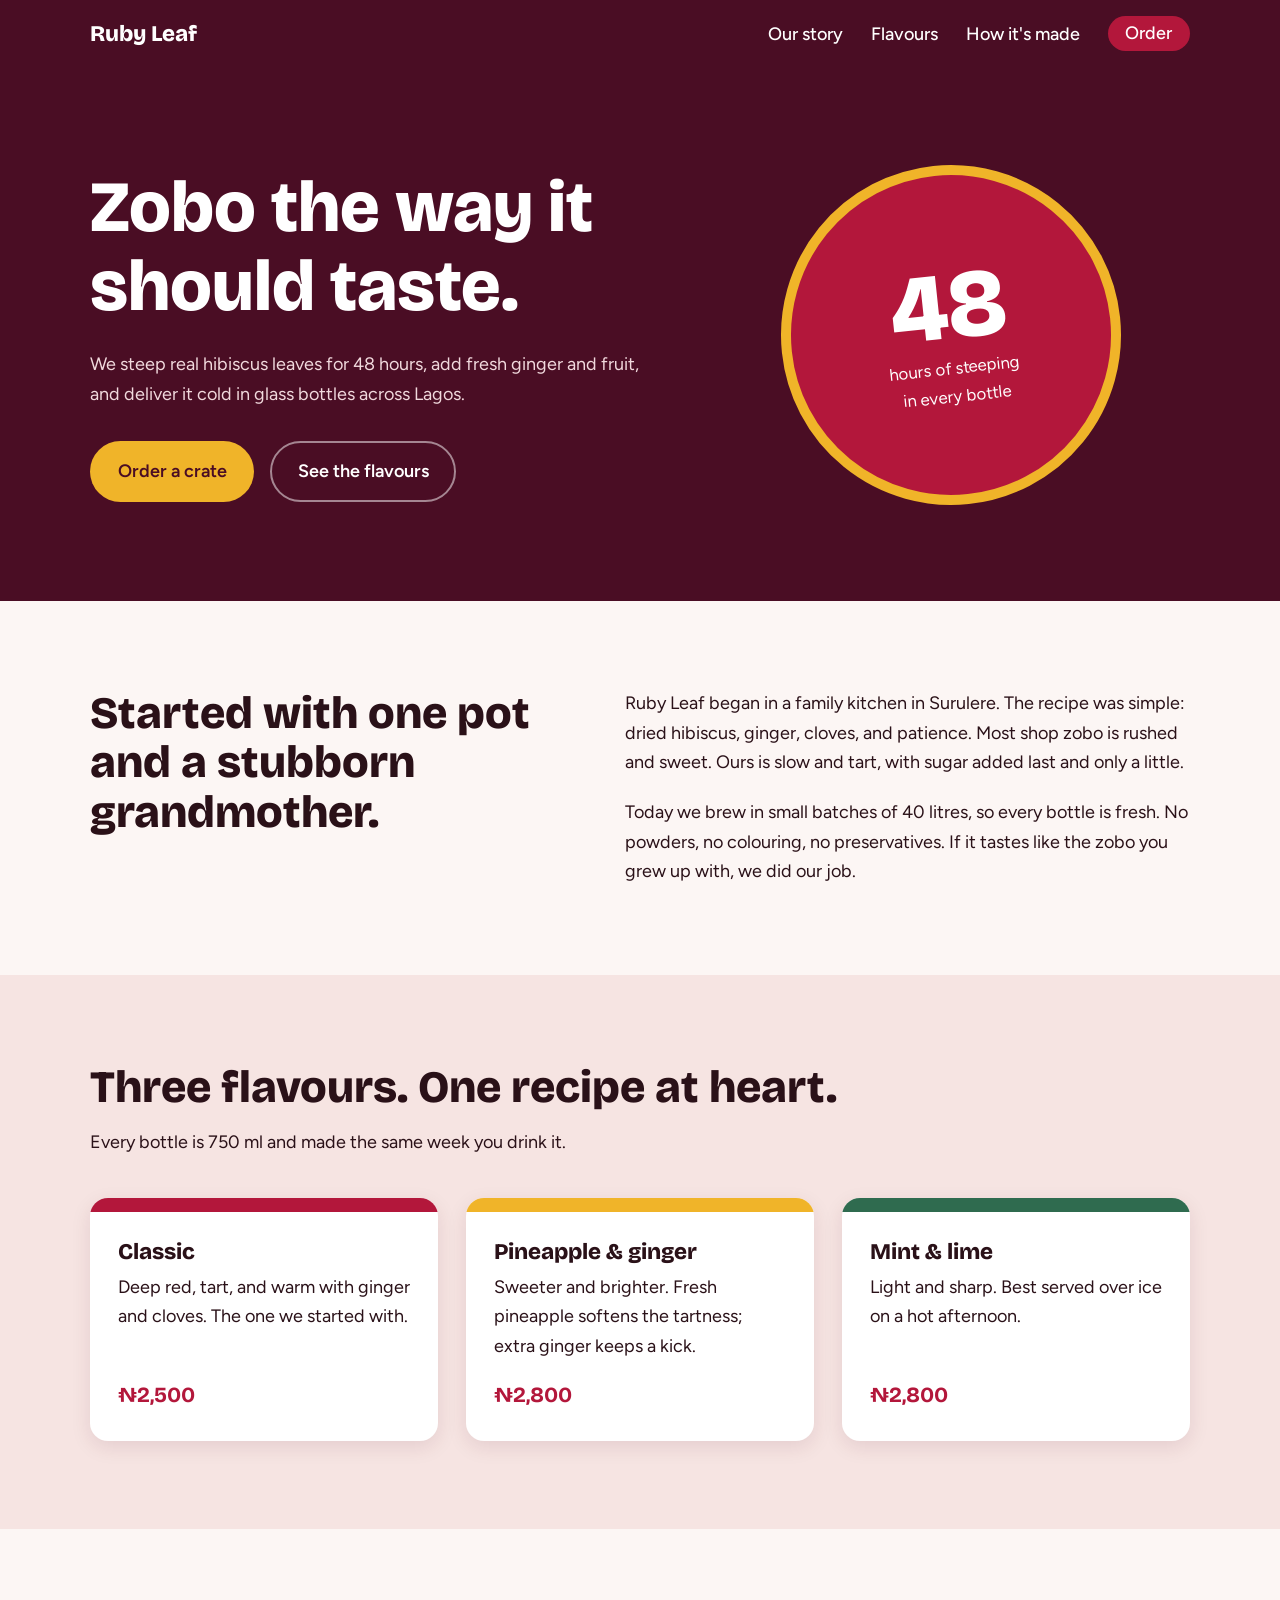
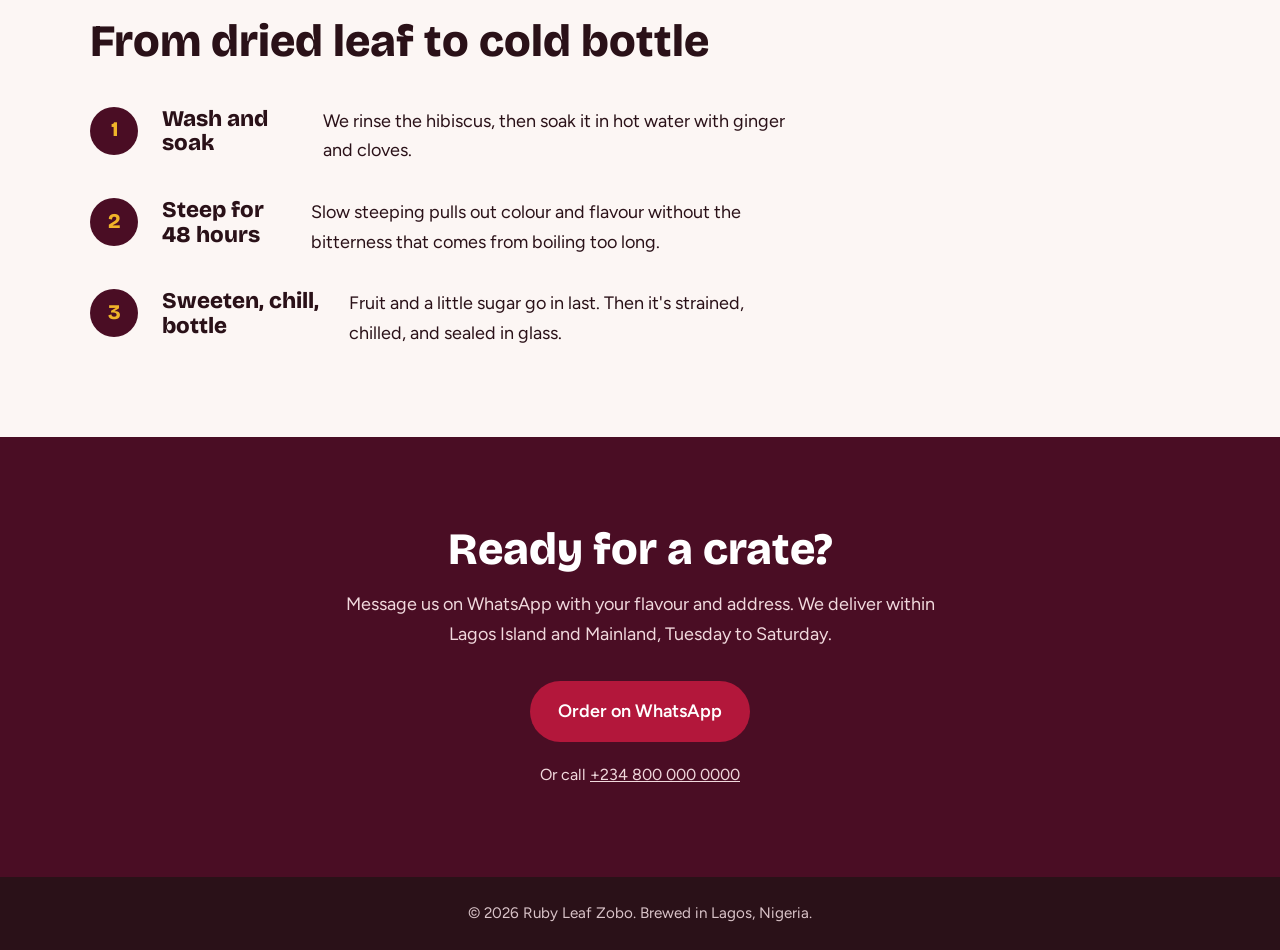
<file: files/index.html>
<!DOCTYPE html>
<!--
  PAGE SETUP
  <!DOCTYPE html> tells the browser "this is a modern HTML5 page".
-->
<html lang="en">
<head>
  <!-- HEAD: information ABOUT the page. Nothing in here is shown on screen. -->
  <meta charset="UTF-8" />

  <!-- This line makes the page fit phone screens. Without it, mobile browsers zoom out. -->
  <meta name="viewport" content="width=device-width, initial-scale=1" />

  <!-- The title shows in the browser tab and in Google results. -->
  <title>Ruby Leaf Zobo | Small-batch hibiscus drinks from Lagos</title>
  <meta name="description" content="Small-batch zobo brewed in Lagos. Three flavours, steeped for 48 hours, delivered cold." />

  <!-- Google Fonts: two free fonts. The page still works if they fail to load (see the fallbacks in style.css). -->
  <link rel="preconnect" href="https://fonts.googleapis.com" />
  <link rel="preconnect" href="https://fonts.gstatic.com" crossorigin />
  <link href="https://fonts.googleapis.com/css2?family=Bricolage+Grotesque:opsz,wght@12..96,500;12..96,700;12..96,800&family=Figtree:wght@400;500;600&display=swap" rel="stylesheet" />

  <!-- Links our own CSS file. All the styling lives there. -->
  <link rel="stylesheet" href="style.css" />
</head>

<body>

  <!-- ============================================================
       HEADER: the logo and navigation links.
       <header> and <nav> are "semantic" tags. They describe what the
       content IS, which helps screen readers and search engines.
       The href="#story" links jump to the element with id="story".
       ============================================================ -->
  <header class="site-header">
    <div class="container header-inner">
      <a href="#top" class="logo">Ruby Leaf</a>
      <nav>
        <ul class="nav-links">
          <li><a href="#story">Our story</a></li>
          <li><a href="#flavours">Flavours</a></li>
          <li><a href="#process">How it's made</a></li>
          <li><a href="#order" class="nav-cta">Order</a></li>
        </ul>
      </nav>
    </div>
  </header>

  <main id="top">

    <!-- ============================================================
         SECTION 1: HERO
         The first thing a visitor sees. Its job: say what this is
         and give one clear action. One <h1> per page, always.
         The right-hand circle is pure CSS. There is no image file.
         ============================================================ -->
    <section class="hero">
      <div class="container hero-grid">
        <div class="hero-text">
          <h1>Zobo the way it should taste.</h1>
          <p class="lead">
            We steep real hibiscus leaves for 48 hours, add fresh ginger and
            fruit, and deliver it cold in glass bottles across Lagos.
          </p>
          <div class="button-row">
            <a href="#order" class="btn btn-primary">Order a crate</a>
            <a href="#flavours" class="btn btn-ghost">See the flavours</a>
          </div>
        </div>

        <!-- aria-hidden="true" tells screen readers to skip this decoration. -->
        <div class="hero-badge" aria-hidden="true">
          <span class="badge-big">48</span>
          <span class="badge-small">hours of steeping<br />in every bottle</span>
        </div>
      </div>
    </section>

    <!-- ============================================================
         SECTION 2: OUR STORY
         A short "about" block. Two columns: a heading on the left,
         paragraphs on the right. Good practice for reading: short
         lines of text, lots of space.
         ============================================================ -->
    <section class="section" id="story">
      <div class="container story-grid">
        <h2>Started with one pot and a stubborn grandmother.</h2>
        <div class="story-text">
          <p>
            Ruby Leaf began in a family kitchen in Surulere. The recipe was
            simple: dried hibiscus, ginger, cloves, and patience. Most shop
            zobo is rushed and sweet. Ours is slow and tart, with sugar added
            last and only a little.
          </p>
          <p>
            Today we brew in small batches of 40 litres, so every bottle is
            fresh. No powders, no colouring, no preservatives. If it tastes
            like the zobo you grew up with, we did our job.
          </p>
        </div>
      </div>
    </section>

    <!-- ============================================================
         SECTION 3: FLAVOURS
         Three cards in a row. Each card is an <article> because it
         could stand alone. CSS Grid lines them up, and they stack
         on small screens automatically.
         The "tint" classes (tint-classic, etc.) only change the colour
         strip at the top of each card.
         ============================================================ -->
    <section class="section section-tinted" id="flavours">
      <div class="container">
        <h2>Three flavours. One recipe at heart.</h2>
        <p class="section-intro">Every bottle is 750 ml and made the same week you drink it.</p>

        <div class="card-grid">

          <article class="card">
            <div class="card-strip tint-classic"></div>
            <div class="card-body">
              <h3>Classic</h3>
              <p>Deep red, tart, and warm with ginger and cloves. The one we started with.</p>
              <p class="price">₦2,500</p>
            </div>
          </article>

          <article class="card">
            <div class="card-strip tint-pineapple"></div>
            <div class="card-body">
              <h3>Pineapple &amp; ginger</h3>
              <p>Sweeter and brighter. Fresh pineapple softens the tartness; extra ginger keeps a kick.</p>
              <p class="price">₦2,800</p>
            </div>
          </article>

          <article class="card">
            <div class="card-strip tint-mint"></div>
            <div class="card-body">
              <h3>Mint &amp; lime</h3>
              <p>Light and sharp. Best served over ice on a hot afternoon.</p>
              <p class="price">₦2,800</p>
            </div>
          </article>

        </div>
      </div>
    </section>

    <!-- ============================================================
         SECTION 4: HOW IT'S MADE
         An <ol> (ordered list) because these steps really happen in
         order. The numbers come from the browser, and CSS only styles
         them. Flexbox is used to place the number beside the text.
         ============================================================ -->
    <section class="section" id="process">
      <div class="container">
        <h2>From dried leaf to cold bottle</h2>

        <ol class="steps">
          <li>
            <h3>Wash and soak</h3>
            <p>We rinse the hibiscus, then soak it in hot water with ginger and cloves.</p>
          </li>
          <li>
            <h3>Steep for 48 hours</h3>
            <p>Slow steeping pulls out colour and flavour without the bitterness that comes from boiling too long.</p>
          </li>
          <li>
            <h3>Sweeten, chill, bottle</h3>
            <p>Fruit and a little sugar go in last. Then it's strained, chilled, and sealed in glass.</p>
          </li>
        </ol>
      </div>
    </section>

    <!-- ============================================================
         SECTION 5: ORDER
         The call to action. Visitors should know exactly what to do
         next. Links that start with https://wa.me open WhatsApp, and
         "tel:" links start a phone call on mobile.
         ============================================================ -->
    <section class="section order" id="order">
      <div class="container order-inner">
        <h2>Ready for a crate?</h2>
        <p class="lead">
          Message us on WhatsApp with your flavour and address. We deliver
          within Lagos Island and Mainland, Tuesday to Saturday.
        </p>
        <a href="https://wa.me/2348000000000" class="btn btn-accent">Order on WhatsApp</a>
        <p class="small">Or call <a href="tel:+2348000000000">+234 800 000 0000</a></p>
      </div>
    </section>

  </main>

  <!-- ============================================================
       FOOTER: small print at the bottom of every page.
       ============================================================ -->
  <footer class="site-footer">
    <div class="container">
      <p>&copy; 2026 Ruby Leaf Zobo. Brewed in Lagos, Nigeria.</p>
    </div>
  </footer>

</body>
</html>
</file>
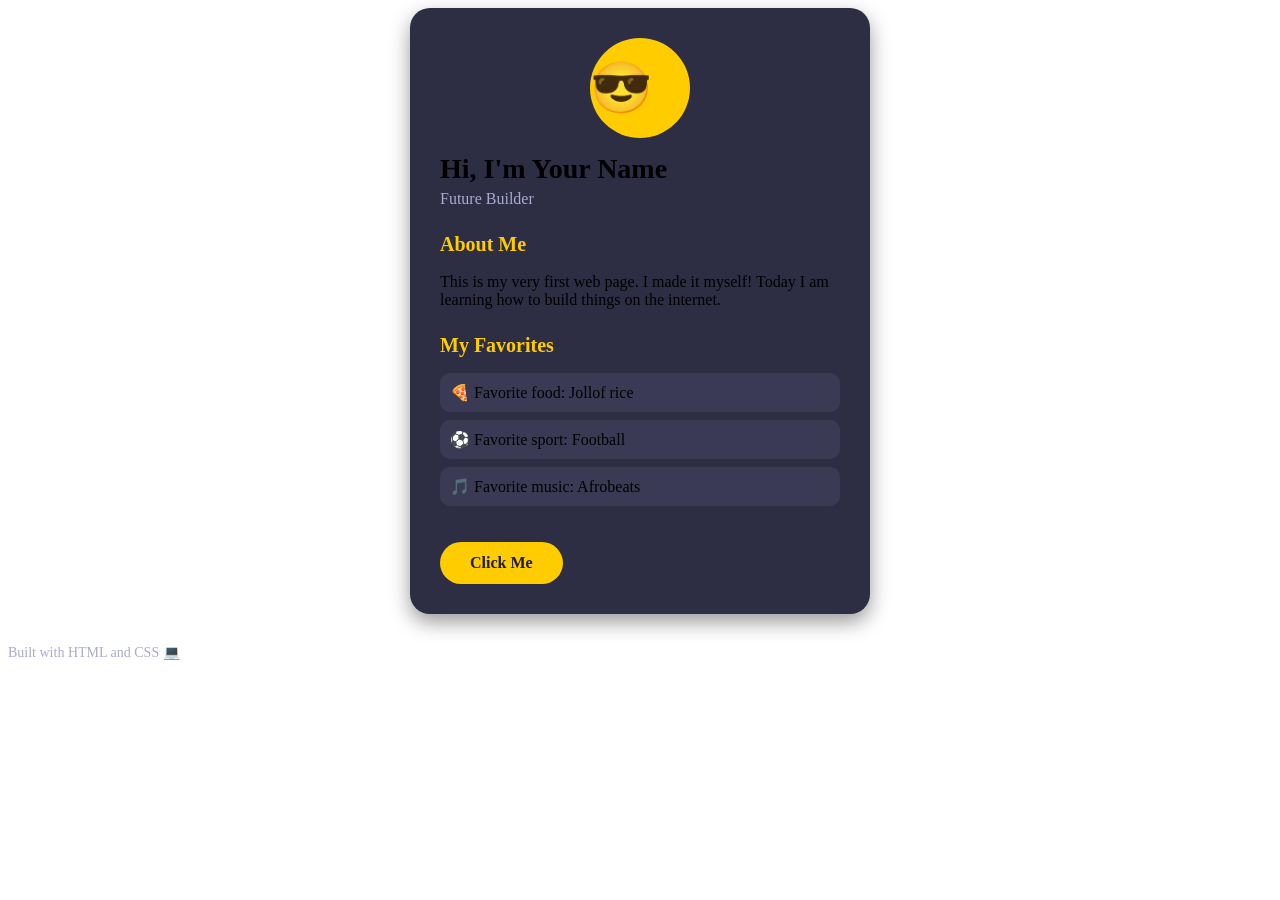
<file: first/index.html>
<!doctype html>
<!--
  =====================================================
  PROJECT: "All About Me" page
  FILE 1 of 2: index.html  (the STRUCTURE of the page)
  =====================================================

  HTML is the skeleton. It tells the browser WHAT is on the page:
  headings, paragraphs, lists, buttons.

  Anything between <!--  and  -->

<!-- <html> wraps EVERYTHING on the page. lang="en" says the page is in English. -->
<html lang="en">
  <!-- <head> holds information ABOUT the page. Nothing in here shows on the page itself. -->
  <head>
    <meta charset="UTF-8" />

    <!-- The title appears on the browser TAB. Change it to your own name! -->
    <title>All About Me</title>

    <!-- This line connects our second file (style.css) to this page.
         Without it, the page would be plain black text on white. -->
    <link rel="stylesheet" href="style.css" />
  </head>

  <!-- <body> holds everything you can SEE on the page. -->
  <body>
    <!-- <div> is an invisible box used to group things together.
         class="card" is a NAME TAG. CSS uses it to find this box and style it. -->
    <div class="card">
      <!-- A circle with an emoji. Change the emoji to anything you like! -->
      <div class="avatar">😎</div>

      <!-- <h1> is the BIGGEST heading. Use it once, for the main title. -->
      <h1>Hi, I'm Your Name</h1>

      <!-- <p> means paragraph. This line is our tagline. -->
      <p class="tagline">Future Builder</p>

      <!-- <h2> is a smaller heading, for a new section. -->
      <h2>About Me</h2>
      <p>
        This is my very first web page. I made it myself! Today I am learning
        how to build things on the internet.
      </p>

      <h2>My Favorites</h2>

      <!-- <ul> is a bullet list. Each <li> is one item in the list. -->
      <ul>
        <li>🍕 Favorite food: Jollof rice</li>
        <li>⚽ Favorite sport: Football</li>
        <li>🎵 Favorite music: Afrobeats</li>
      </ul>

      <!-- <a> is a LINK. href="" is where it goes when clicked.
           class="button" lets CSS make it look like a button. -->
      <a class="button" href="https://www.google.com" target="_blank"
        >Click Me</a
      >
    </div>
    <!-- this closes the card box -->

    <!-- <footer> is for the small text at the very bottom. -->
    <footer>Built with HTML and CSS 💻</footer>
  </body>
</html>
</file>
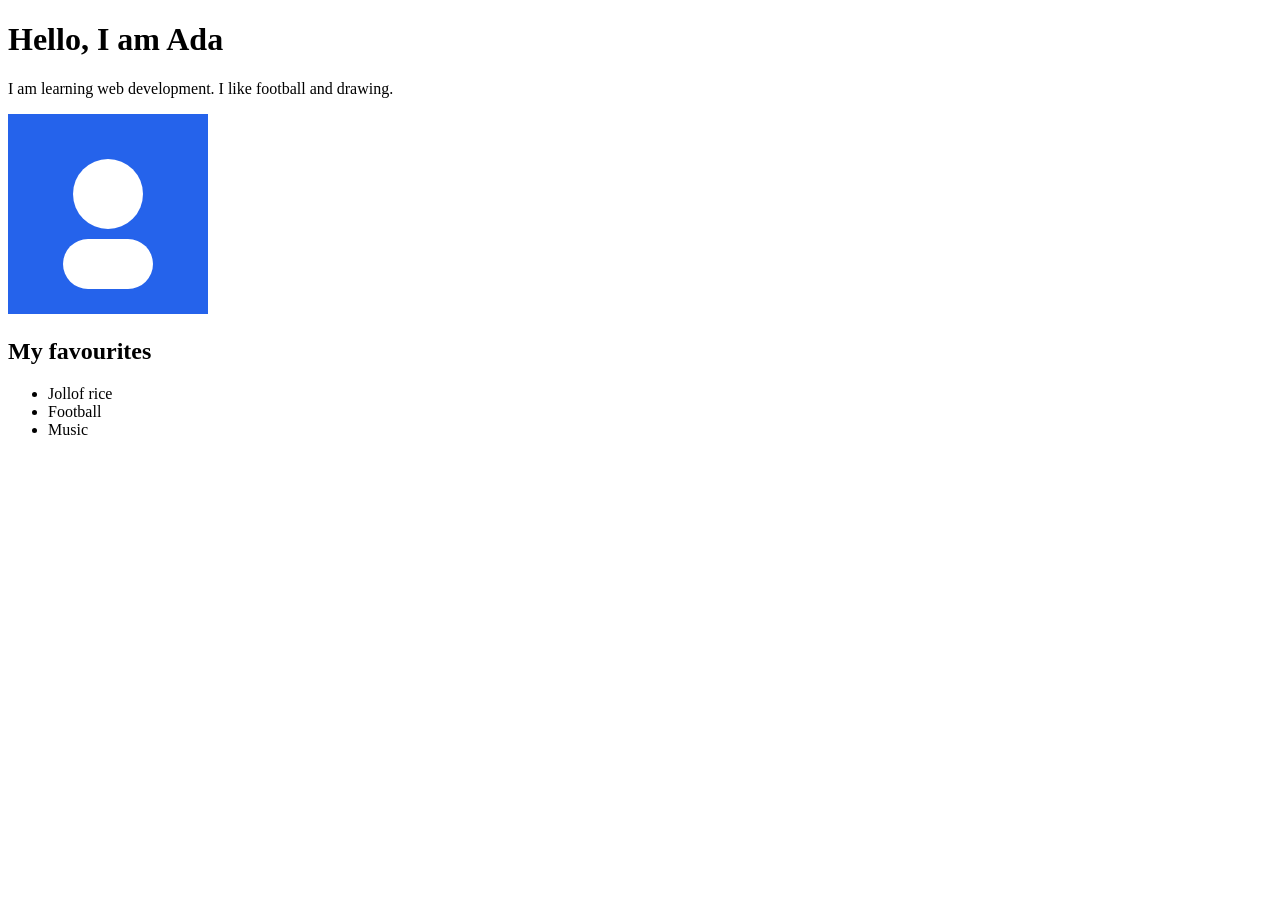
<file: front-end/month-1-html-css/week-01-how-the-web-works/project/index.html>
<!DOCTYPE html>
<html>
  <head>
    <title>My First Page</title>
  </head>
  <body>
    <h1>Hello, I am Ada</h1>

    <p>I am learning web development. I like football and drawing.</p>

    <img src="photo.svg" alt="A simple blue picture" width="200">

    <h2>My favourites</h2>
    <ul>
      <li>Jollof rice</li>
      <li>Football</li>
      <li>Music</li>
    </ul>
  </body>
</html>
</file>
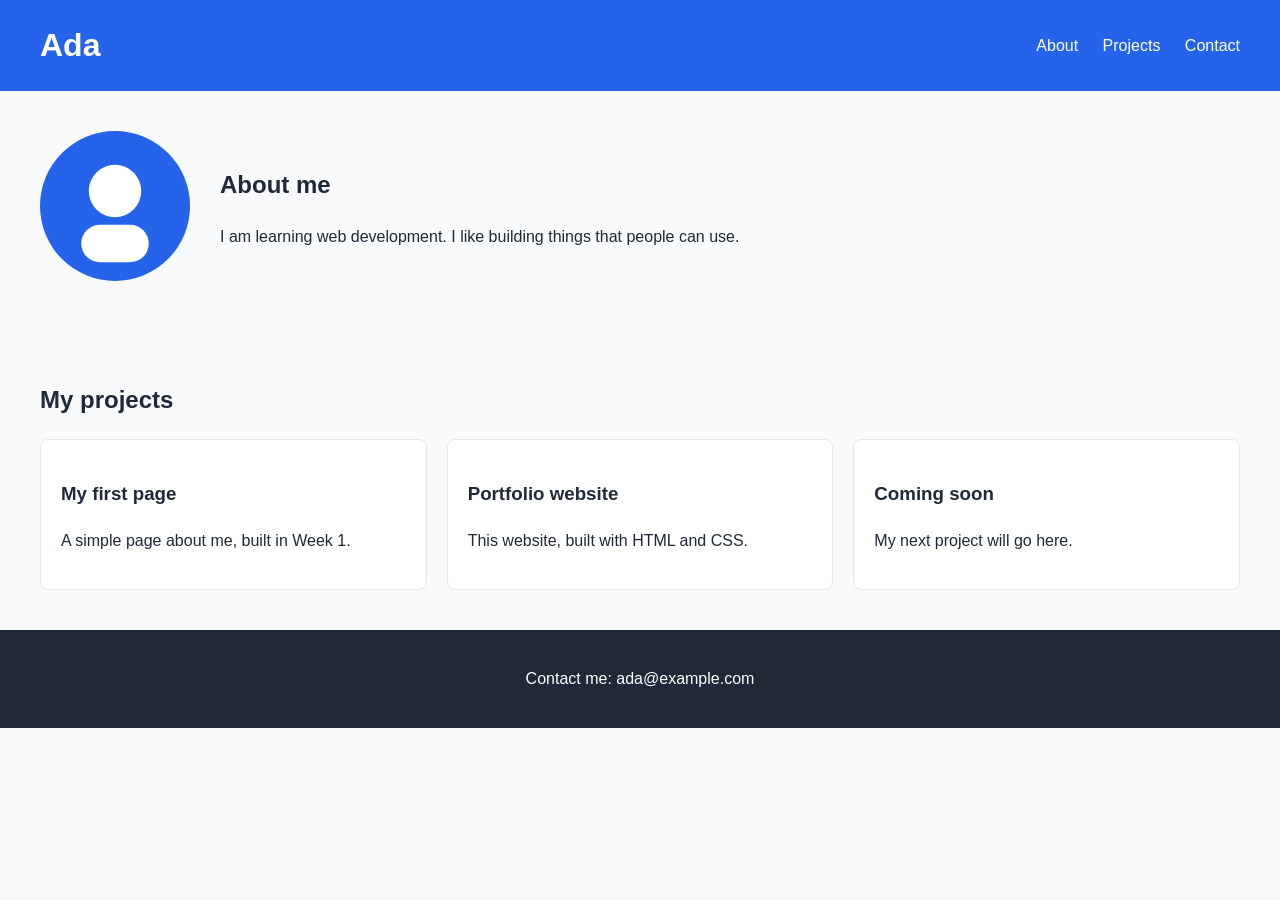
<file: front-end/month-1-html-css/weeks-02-04-portfolio-website/project/index.html>
<!DOCTYPE html>
<html lang="en">
  <head>
    <meta charset="UTF-8">
    <meta name="viewport" content="width=device-width, initial-scale=1.0">
    <title>Ada | Portfolio</title>
    <link rel="stylesheet" href="style.css">
  </head>
  <body>
    <header>
      <h1>Ada</h1>
      <nav>
        <a href="#about">About</a>
        <a href="#projects">Projects</a>
        <a href="#contact">Contact</a>
      </nav>
    </header>

    <main>
      <section id="about">
        <img src="photo.svg" alt="A simple blue profile picture" width="150">
        <div>
          <h2>About me</h2>
          <p>I am learning web development. I like building things that people can use.</p>
        </div>
      </section>

      <section id="projects">
        <h2>My projects</h2>
        <div class="cards">
          <article class="card">
            <h3>My first page</h3>
            <p>A simple page about me, built in Week 1.</p>
          </article>
          <article class="card">
            <h3>Portfolio website</h3>
            <p>This website, built with HTML and CSS.</p>
          </article>
          <article class="card">
            <h3>Coming soon</h3>
            <p>My next project will go here.</p>
          </article>
        </div>
      </section>
    </main>

    <footer id="contact">
      <p>Contact me: ada@example.com</p>
    </footer>
  </body>
</html>
</file>
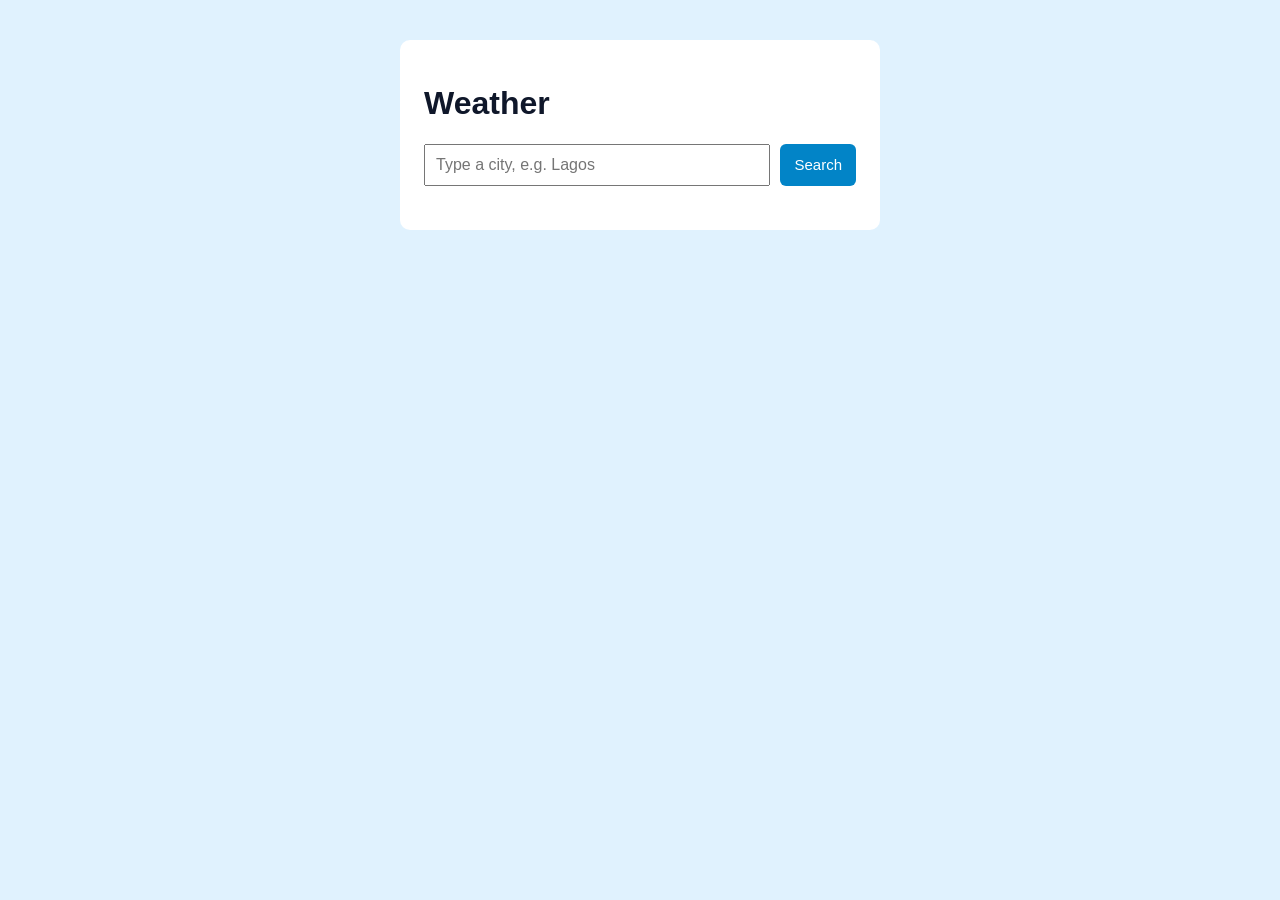
<file: front-end/month-3-react-basics/week-09-weather-with-fetch/project/index.html>
<!DOCTYPE html>
<html lang="en">
  <head>
    <meta charset="UTF-8">
    <meta name="viewport" content="width=device-width, initial-scale=1.0">
    <title>Weather</title>
    <link rel="stylesheet" href="style.css">
  </head>
  <body>
    <main>
      <h1>Weather</h1>
      <div class="search">
        <input type="text" id="city-input" placeholder="Type a city, e.g. Lagos">
        <button id="search-btn">Search</button>
      </div>
      <p id="result"></p>
    </main>
    <script src="script.js"></script>
  </body>
</html>
</file>
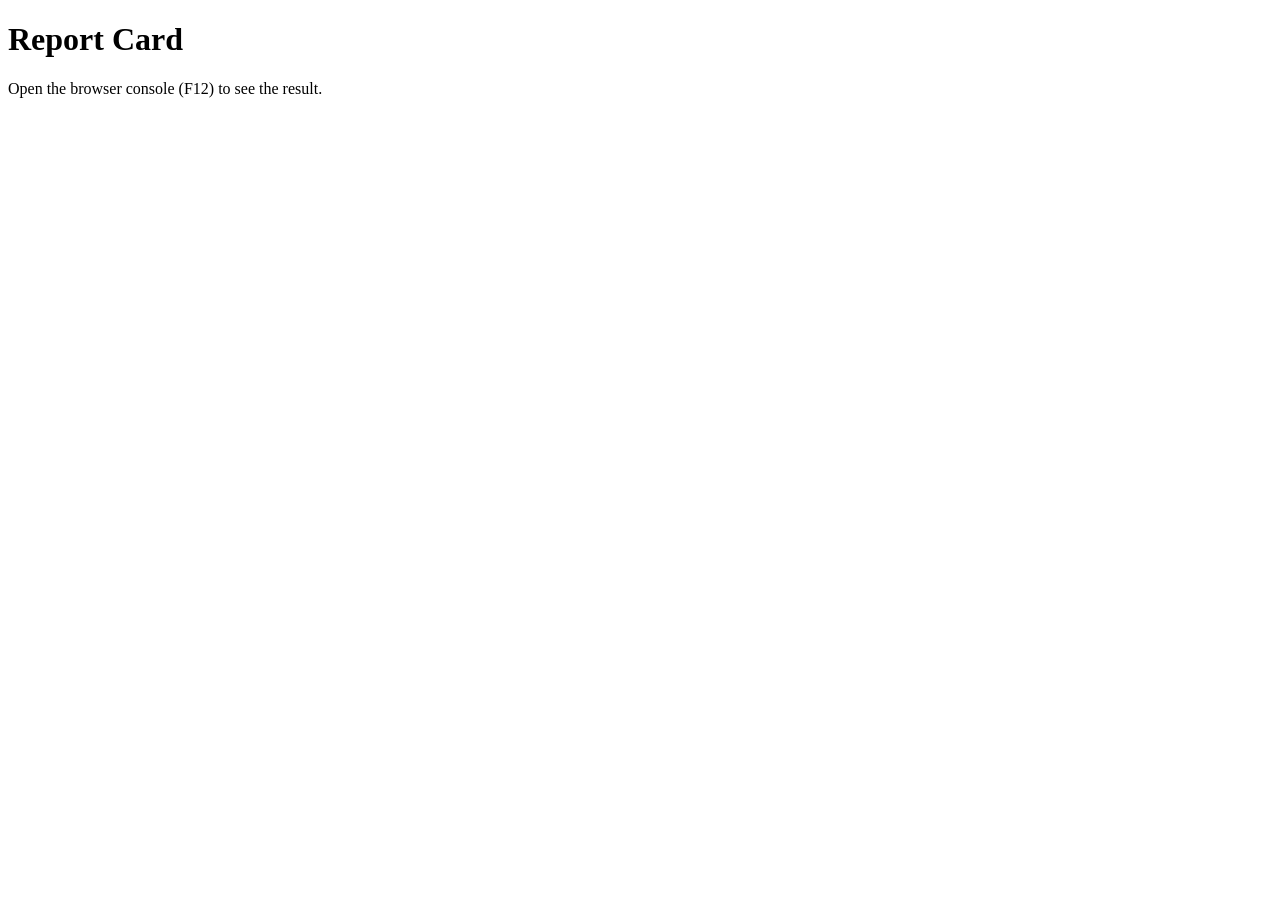
<file: front-end/month-2-javascript/month-2-javascript/weeks-05-06-javascript-basics/project/index.html>
<!DOCTYPE html>
<html lang="en">
  <head>
    <meta charset="UTF-8">
    <title>Report Card</title>
  </head>
  <body>
    <h1>Report Card</h1>
    <p>Open the browser console (F12) to see the result.</p>
    <script src="script.js"></script>
  </body>
</html>
</file>
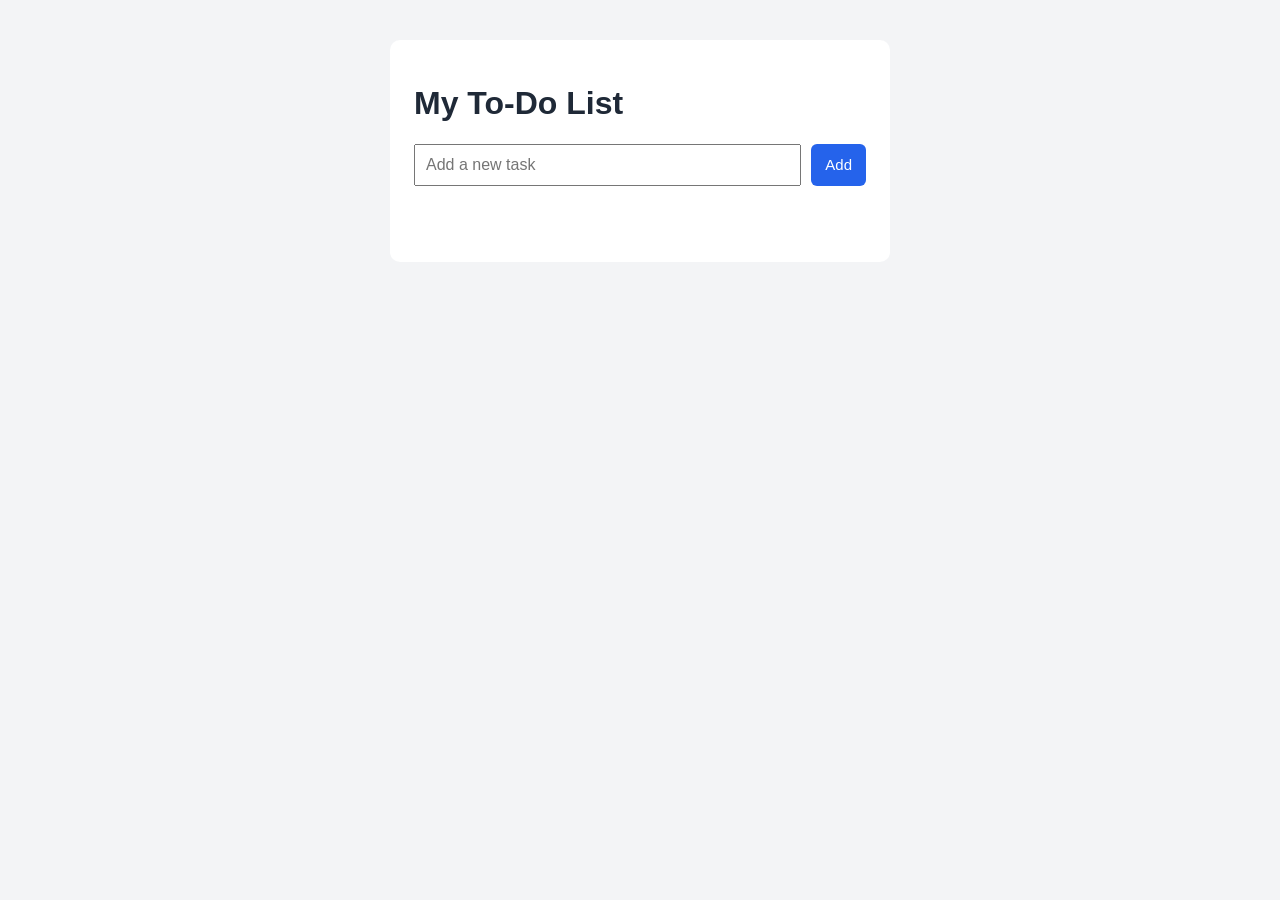
<file: front-end/month-2-javascript/month-2-javascript/weeks-07-08-todo-app/project/index.html>
<!DOCTYPE html>
<html lang="en">
  <head>
    <meta charset="UTF-8">
    <meta name="viewport" content="width=device-width, initial-scale=1.0">
    <title>To-Do List</title>
    <link rel="stylesheet" href="style.css">
  </head>
  <body>
    <main>
      <h1>My To-Do List</h1>
      <div class="add">
        <input type="text" id="task-input" placeholder="Add a new task">
        <button id="add-btn">Add</button>
      </div>
      <p id="message"></p>
      <ul id="task-list"></ul>
    </main>
    <script src="script.js"></script>
  </body>
</html>
</file>
<file: files/style.css>
/* ==========================================================
   1. DESIGN TOKENS (CSS variables)
   Define colours, fonts and spacing ONCE here, then reuse them
   everywhere with var(--name). To re-theme the whole site,
   change these values and nothing else.
   ========================================================== */
:root {
  --wine:   #4a0d24;   /* deep hibiscus: hero and dark sections */
  --zobo:   #b3173b;   /* bright zobo red: buttons and accents */
  --ginger: #f0b429;   /* warm yellow: highlights on dark */
  --leaf:   #2f6b4f;   /* green: used on one card only */
  --paper:  #fcf6f4;   /* page background (a very light pink) */
  --blush:  #f6e4e2;   /* tinted section background */
  --ink:    #2a1118;   /* body text (never pure black) */

  --font-head: "Bricolage Grotesque", "Trebuchet MS", sans-serif;
  --font-body: "Figtree", system-ui, sans-serif;

  --radius: 18px;
}


/* ==========================================================
   2. RESET AND BASE STYLES
   Browsers add their own default spacing. We remove it so
   every browser starts from the same place.
   box-sizing: border-box makes widths include padding, which
   makes layout maths much easier.
   ========================================================== */
* { box-sizing: border-box; margin: 0; padding: 0; }

html { scroll-behavior: smooth; }   /* nav links glide instead of jumping */

body {
  font-family: var(--font-body);
  font-size: 1.125rem;       /* 1rem = 16px, so this is 18px */
  line-height: 1.65;         /* space between lines of text */
  color: var(--ink);
  background: var(--paper);
}

h1, h2, h3 {
  font-family: var(--font-head);
  line-height: 1.1;
  font-weight: 800;
}

/* clamp(min, ideal, max): text grows with the screen but never
   gets smaller or larger than the limits. No media query needed. */
h1 { font-size: clamp(2.6rem, 6vw, 4.5rem); }
h2 { font-size: clamp(1.9rem, 4vw, 2.8rem); margin-bottom: 1rem; }
h3 { font-size: 1.4rem; margin-bottom: 0.5rem; }

a { color: inherit; }


/* ==========================================================
   3. LAYOUT HELPERS
   .container keeps content in a centred column, so lines of
   text never stretch across a huge monitor.
   .section gives every section the same vertical breathing room.
   ========================================================== */
.container {
  width: min(1100px, 100% - 3rem);   /* max 1100px, with 1.5rem edge gaps */
  margin-inline: auto;               /* auto left/right margins = centred */
}

.section { padding-block: 5.5rem; }
.section-tinted { background: var(--blush); }

.section-intro { margin-bottom: 2.5rem; max-width: 55ch; }  /* ch = width of one "0", good for text lines */


/* ==========================================================
   4. BUTTONS
   One shared .btn style, then small variants on top.
   In the HTML a button has two classes: class="btn btn-primary".
   ========================================================== */
.btn {
  display: inline-block;
  padding: 0.85rem 1.6rem;
  border-radius: 999px;              /* huge radius = pill shape */
  font-weight: 600;
  text-decoration: none;
  border: 2px solid transparent;
  transition: transform 0.15s, background 0.15s;
}
.btn:hover { transform: translateY(-2px); }

.btn-primary { background: var(--ginger); color: var(--wine); }
.btn-ghost   { border-color: rgba(255, 255, 255, 0.5); color: #fff; }
.btn-ghost:hover { background: rgba(255, 255, 255, 0.12); }
.btn-accent  { background: var(--zobo); color: #fff; }

/* Keyboard users need to see where they are. Never remove focus styles. */
a:focus-visible { outline: 3px solid var(--ginger); outline-offset: 3px; }


/* ==========================================================
   5. HEADER AND NAVIGATION
   Flexbox puts the logo on the left and links on the right.
   justify-content: space-between pushes them to opposite ends.
   position: sticky keeps the header visible while scrolling.
   ========================================================== */
.site-header {
  position: sticky;
  top: 0;
  z-index: 10;                       /* stay above other content */
  background: var(--wine);
  color: #fff;
}
.header-inner {
  display: flex;
  justify-content: space-between;
  align-items: center;
  padding-block: 1rem;
}
.logo {
  font-family: var(--font-head);
  font-weight: 800;
  font-size: 1.4rem;
  text-decoration: none;
}
.nav-links {
  display: flex;
  gap: 1.75rem;
  list-style: none;                  /* remove bullet points */
  align-items: center;
}
.nav-links a { text-decoration: none; font-weight: 500; }
.nav-links a:hover { color: var(--ginger); }
.nav-cta {
  background: var(--zobo);
  padding: 0.4rem 1.1rem;
  border-radius: 999px;
}
.nav-links a.nav-cta:hover { color: #fff; background: #cf1f48; }


/* ==========================================================
   6. SECTION 1: HERO
   CSS Grid with two equal columns: text and the circle badge.
   The badge is a div turned into a circle with border-radius: 50%.
   ========================================================== */
.hero {
  background: var(--wine);
  color: #fff;
  padding-block: 6rem;
}
.hero-grid {
  display: grid;
  grid-template-columns: 1.2fr 1fr;  /* left column slightly wider */
  gap: 3rem;
  align-items: center;
}
.hero .lead { margin: 1.5rem 0 2rem; max-width: 46ch; color: #f1d9dd; }
.button-row { display: flex; gap: 1rem; flex-wrap: wrap; }

.hero-badge {
  width: min(340px, 80%);
  aspect-ratio: 1;                   /* keeps width and height equal */
  margin-inline: auto;
  border-radius: 50%;
  background: var(--zobo);
  border: 10px solid var(--ginger);
  display: flex;                     /* flexbox again, to centre the text */
  flex-direction: column;
  align-items: center;
  justify-content: center;
  text-align: center;
  transform: rotate(-6deg);
}
.badge-big   { font-family: var(--font-head); font-weight: 800; font-size: 6rem; line-height: 1; }
.badge-small { font-size: 1.05rem; }


/* ==========================================================
   7. SECTION 2: OUR STORY
   Another two-column grid. Heading left, paragraphs right.
   ========================================================== */
.story-grid {
  display: grid;
  grid-template-columns: 1fr 1.2fr;
  gap: 4rem;
  align-items: start;
}
.story-text p + p { margin-top: 1.25rem; }   /* "+" = a p that comes right after a p */


/* ==========================================================
   8. SECTION 3: FLAVOUR CARDS
   repeat(auto-fit, minmax(240px, 1fr)) is a very useful line:
   "fit as many columns as you can, each at least 240px wide".
   Cards wrap to new rows on small screens by themselves.
   ========================================================== */
.card-grid {
  display: grid;
  grid-template-columns: repeat(auto-fit, minmax(240px, 1fr));
  gap: 1.75rem;
}
.card {
  background: #fff;
  border-radius: var(--radius);
  overflow: hidden;                  /* clips the colour strip to the rounded corners */
  box-shadow: 0 6px 20px rgba(74, 13, 36, 0.1);
  display: flex;
  flex-direction: column;
}
.card-strip { height: 14px; }
.tint-classic   { background: var(--zobo); }
.tint-pineapple { background: var(--ginger); }
.tint-mint      { background: var(--leaf); }

.card-body { padding: 1.75rem; display: flex; flex-direction: column; flex: 1; }
.price {
  margin-top: auto;                  /* pushes the price to the bottom of every card */
  padding-top: 1rem;
  font-family: var(--font-head);
  font-weight: 700;
  font-size: 1.35rem;
  color: var(--zobo);
}


/* ==========================================================
   9. SECTION 4: HOW IT'S MADE
   The browser counts the <ol> items for us. We use a CSS counter
   to show the number inside a circle.
   ========================================================== */
.steps {
  list-style: none;
  counter-reset: step;               /* start a counter called "step" */
  margin-top: 2.5rem;
  display: grid;
  gap: 2rem;
  max-width: 700px;
}
.steps li {
  counter-increment: step;           /* add 1 for every list item */
  display: flex;
  gap: 1.5rem;
}
.steps li::before {                  /* ::before = generated content before the item */
  content: counter(step);
  flex-shrink: 0;                    /* don't let the circle get squashed */
  width: 3rem;
  height: 3rem;
  border-radius: 50%;
  background: var(--wine);
  color: var(--ginger);
  font-family: var(--font-head);
  font-weight: 800;
  font-size: 1.3rem;
  display: grid;
  place-items: center;               /* quick way to centre one thing */
}


/* ==========================================================
   10. SECTION 5: ORDER
   A dark, centred call-to-action block that mirrors the hero,
   so the page starts and ends with the same colour.
   ========================================================== */
.order {
  background: var(--wine);
  color: #fff;
  text-align: center;
}
.order-inner .lead { max-width: 50ch; margin: 0 auto 2rem; color: #f1d9dd; }
.small { margin-top: 1.25rem; font-size: 1rem; color: #f1d9dd; }


/* ==========================================================
   11. FOOTER
   ========================================================== */
.site-footer {
  background: var(--ink);
  color: #d9c3c8;
  padding-block: 1.5rem;
  font-size: 0.95rem;
  text-align: center;
}


/* ==========================================================
   12. RESPONSIVE DESIGN (media queries)
   Everything above is for large screens. A media query says:
   "only apply these rules when the screen is 800px wide or less".
   Here we turn the two-column grids into single columns and
   shrink the spacing and navigation for phones.
   ========================================================== */
@media (max-width: 800px) {
  .hero-grid,
  .story-grid { grid-template-columns: 1fr; }

  .hero { padding-block: 4rem; }
  .section { padding-block: 4rem; }
  .story-grid { gap: 1.5rem; }
  .hero-badge { width: 220px; }
  .badge-big { font-size: 4rem; }

  .nav-links { gap: 1rem; font-size: 0.95rem; }
  .nav-links li:nth-child(1),
  .nav-links li:nth-child(3) { display: none; }  /* hide two links to save space */
}

/* Respect people who turn off animations in their device settings. */
@media (prefers-reduced-motion: reduce) {
  html { scroll-behavior: auto; }
  .btn { transition: none; }
}
</file>
<file: first/style.css>
/*
  =====================================================
  FILE 2 of 2: style.css  (the LOOK of the page)
  =====================================================

  If HTML is the skeleton, CSS is the clothes, colors and makeup.
  It tells the browser HOW things should look.

  Every CSS rule has the same shape:

      what-to-style {
        property: value;
      }

  In CSS, comments look like this one: /* note */
*/


/* ---------- STEP 1: The whole page ----------
   "body" means everything on the page.
   Try changing the background color to red, then to any color name you like! */
body {
  background-color: #1e1e2f;       /* dark blue-purple background */
  font-family: Arial, sans-serif;  /* the style of letters */
  color: white;                    /* the color of the text */
  text-align: center;              /* center all text */
  margin: 0;                       /* remove the default gap around the page */
  padding: 40px 20px;              /* space INSIDE the edges of the page */
}


/* ---------- STEP 2: The card ----------
   A dot (.) means "find the thing with this class name".
   So ".card" finds <div class="card"> in our HTML. */
.card {
  background-color: #2d2d44;  /* a slightly lighter box */
  max-width: 400px;           /* the box can't get wider than this */
  margin: 0 auto;             /* "auto" on the sides = centered on the page */
  padding: 30px;              /* space between the box edge and what's inside */
  border-radius: 20px;        /* round the corners. Try 0px, then 50px! */
  box-shadow: 0 8px 20px rgba(0, 0, 0, 0.4);  /* a soft shadow under the box */
}


/* ---------- STEP 3: The avatar circle ---------- */
.avatar {
  width: 100px;
  height: 100px;
  border-radius: 50%;          /* 50% turns a square into a perfect circle */
  background-color: #ffcc00;   /* yellow */
  font-size: 50px;             /* makes the emoji big */
  line-height: 100px;          /* centers the emoji up and down */
  margin: 0 auto 15px auto;    /* centers the circle, with a gap below it */
}


/* ---------- STEP 4: Headings ----------
   No dot here: "h1" styles EVERY <h1> on the page. */
h1 {
  margin: 10px 0 5px 0;
  font-size: 28px;
}

h2 {
  color: #ffcc00;               /* yellow headings */
  font-size: 20px;
  margin-top: 25px;
}

.tagline {
  color: #aaaacc;               /* soft grey-purple */
  margin: 0;
}


/* ---------- STEP 5: The list ---------- */
ul {
  list-style: none;             /* remove the boring bullet dots (we use emojis) */
  padding: 0;
}

li {
  background-color: #3a3a55;
  margin: 8px 0;                /* space above and below each item */
  padding: 10px;
  border-radius: 10px;
}


/* ---------- STEP 6: The button ---------- */
.button {
  display: inline-block;        /* lets the link act like a box we can size */
  background-color: #ffcc00;
  color: #1e1e2f;
  text-decoration: none;        /* remove the underline from the link */
  padding: 12px 30px;
  border-radius: 30px;
  font-weight: bold;
  margin-top: 20px;
}

/* ":hover" means "when the mouse is on top of it".
   Move your mouse over the button to see this happen! */
.button:hover {
  background-color: #ff6b6b;    /* turns coral red */
  color: white;
}


/* ---------- STEP 7: The footer ---------- */
footer {
  margin-top: 30px;
  color: #aaaacc;
  font-size: 14px;
}
</file>
<file: front-end/month-1-html-css/weeks-02-04-portfolio-website/project/style.css>
* {
  box-sizing: border-box;
}

body {
  margin: 0;
  font-family: Arial, sans-serif;
  background: #f9fafb;
  color: #1f2937;
  line-height: 1.6;
}

header {
  display: flex;
  justify-content: space-between;
  align-items: center;
  padding: 20px 40px;
  background: #2563eb;
  color: white;
}

header h1 {
  margin: 0;
}

nav a {
  color: white;
  margin-left: 20px;
  text-decoration: none;
}

section {
  padding: 40px;
}

#about {
  display: flex;
  align-items: center;
  gap: 30px;
}

#about img {
  border-radius: 50%;
}

.cards {
  display: grid;
  grid-template-columns: repeat(3, 1fr);
  gap: 20px;
}

.card {
  background: white;
  padding: 20px;
  border: 1px solid #e5e7eb;
  border-radius: 8px;
}

footer {
  text-align: center;
  padding: 20px;
  background: #1f2937;
  color: white;
}

@media (max-width: 700px) {
  header {
    flex-direction: column;
    gap: 10px;
  }

  #about {
    flex-direction: column;
    text-align: center;
  }

  .cards {
    grid-template-columns: 1fr;
  }
}
</file>
<file: front-end/month-3-react-basics/week-09-weather-with-fetch/project/style.css>
* {
  box-sizing: border-box;
}

body {
  margin: 0;
  font-family: Arial, sans-serif;
  background: #e0f2fe;
  color: #0f172a;
}

main {
  max-width: 480px;
  margin: 40px auto;
  padding: 24px;
  background: white;
  border-radius: 10px;
}

.search {
  display: flex;
  gap: 10px;
}

#city-input {
  flex: 1;
  padding: 10px;
  font-size: 16px;
}

button {
  padding: 10px 14px;
  border: none;
  border-radius: 6px;
  background: #0284c7;
  color: white;
  font-size: 15px;
  cursor: pointer;
}

#result {
  margin-top: 20px;
  font-size: 18px;
  line-height: 1.5;
}
</file>
<file: front-end/month-2-javascript/month-2-javascript/weeks-07-08-todo-app/project/style.css>
* {
  box-sizing: border-box;
}

body {
  margin: 0;
  font-family: Arial, sans-serif;
  background: #f3f4f6;
  color: #1f2937;
}

main {
  max-width: 500px;
  margin: 40px auto;
  padding: 24px;
  background: white;
  border-radius: 10px;
}

.add {
  display: flex;
  gap: 10px;
}

#task-input {
  flex: 1;
  padding: 10px;
  font-size: 16px;
}

button {
  padding: 10px 14px;
  border: none;
  border-radius: 6px;
  background: #2563eb;
  color: white;
  font-size: 15px;
  cursor: pointer;
}

#message {
  color: #b91c1c;
  min-height: 20px;
}

ul {
  list-style: none;
  padding: 0;
}

li {
  display: flex;
  justify-content: space-between;
  align-items: center;
  padding: 10px 0;
  border-bottom: 1px solid #e5e7eb;
}

li span {
  cursor: pointer;
}

li.done span {
  text-decoration: line-through;
  color: #9ca3af;
}

li button {
  background: #dc2626;
}
</file>
